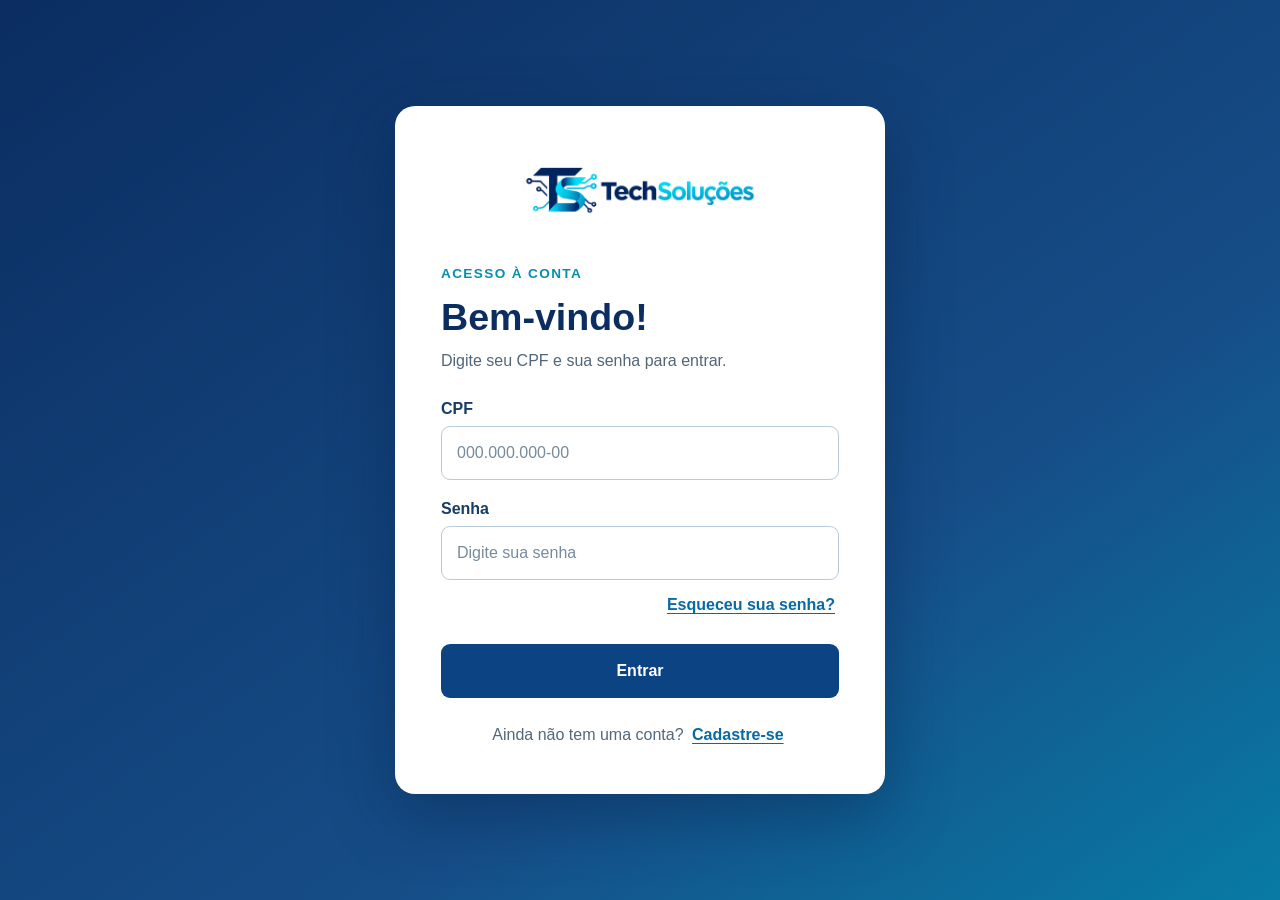
<file: Techsoluções/index.html>
<!doctype html>
<html lang="pt-BR">
<head>
  <meta charset="utf-8">
  <meta name="viewport" content="width=device-width, initial-scale=1">
  <meta name="theme-color" content="#0c3164">
  <title>TechSoluções</title>
  <link rel="stylesheet" href="css/style.css">
</head>
<body>
  <main class="layout">
    <section class="access" aria-label="Acesso à conta">
      <div class="card">
        <img class="brand" src="imagens/logo.png" alt="TechSoluções">
        <section id="login" class="screen">
          <span class="step">ACESSO À CONTA</span>
          <h2>Bem-vindo!</h2>
          <p class="description">Digite seu CPF e sua senha para entrar.</p>
          <div class="form-fields" id="login-form">
            <label for="login-cpf">CPF</label>
            <input id="login-cpf" name="cpf" type="text" inputmode="numeric" autocomplete="username" placeholder="000.000.000-00" maxlength="14" required>
            <label for="login-password">Senha</label>
            <input id="login-password" name="password" type="password" autocomplete="current-password" placeholder="Digite sua senha" required>
            <a class="text-link forgot" href="#recover">Esqueceu sua senha?</a>
            <a class="primary button-link" href="home.html">Entrar</a>
          </div>
          <p class="switch">Ainda não tem uma conta? <a class="text-link" href="#register">Cadastre-se</a></p>
        </section>
        <section id="register" class="screen">
          <span class="step">CRIAR CONTA</span>
          <h2>Faça seu cadastro</h2>
          <p class="description">Preencha seus dados para criar uma conta.</p>
          <div class="form-fields" id="register-form">
            <label for="register-name">Nome completo</label>
            <input id="register-name" name="name" autocomplete="name" placeholder="Seu nome completo" required minlength="2">
            <label for="register-cpf">CPF</label>
            <input id="register-cpf" name="cpf" inputmode="numeric" autocomplete="username" placeholder="000.000.000-00" maxlength="14" required>
            <label for="register-password">Senha</label>
            <input id="register-password" name="password" type="password" autocomplete="new-password" placeholder="Pelo menos 6 caracteres" minlength="6" required>
            <label for="register-confirm">Confirmar senha</label>
            <input id="register-confirm" name="confirm" type="password" autocomplete="new-password" placeholder="Digite a senha novamente" required>
            <a class="primary button-link" href="#registered">Cadastrar</a>
          </div>
          <p class="switch">Já tem uma conta? <a class="text-link" href="#login">Voltar ao login</a></p>
        </section>
        <section id="registered" class="screen">
          <span class="step">DEMONSTRAÇÃO DO CADASTRO</span>
          <div class="success-icon" aria-hidden="true">✓</div>
          <h2>Cadastro apresentado!</h2>
          <p class="description">Guarde este código de 4 dígitos. Use-o para avançar pela recuperação de senha nesta demonstração.</p>
          <div class="code-box"><span>SEU CÓDIGO DE RECUPERAÇÃO</span><strong id="recovery-code">4827</strong></div>
          <p class="note">Anote o código em um lugar seguro. Use este código na tela de recuperação desta demonstração.</p>
          <a class="primary button-link" href="#login">Ir para o login</a>
        </section>
        <section id="recover" class="screen">
          <span class="step">RECUPERAR SENHA · ETAPA 1 DE 2</span>
          <h2>Esqueceu sua senha?</h2>
          <p class="description">Informe seu CPF e o código de 4 dígitos mostrado no cadastro. Nesta demonstração, o código é 4827.</p>
          <div class="form-fields" id="recover-form">
            <label for="recover-cpf">CPF</label>
            <input id="recover-cpf" name="cpf" inputmode="numeric" autocomplete="username" placeholder="000.000.000-00" maxlength="14" required>
            <label for="recover-code">Código de recuperação</label>
            <input id="recover-code" name="code" inputmode="numeric"  maxlength="4" placeholder="4 dígitos" required>
            <a class="primary button-link" href="#reset">Continuar</a>
          </div>
          <p class="switch"><a class="text-link" href="#login">Voltar ao login</a></p>
        </section>
        <section id="reset" class="screen">
          <span class="step">RECUPERAR SENHA · ETAPA 2 DE 2</span>
          <h2>Crie uma nova senha</h2>
          <p class="description">Digite e confirme a senha que deseja usar.</p>
          <div class="form-fields" id="reset-form">
            <label for="reset-password">Nova senha</label>
            <input id="reset-password" name="password" type="password" autocomplete="new-password" placeholder="Pelo menos 6 caracteres" minlength="6" required>
            <label for="reset-confirm">Confirmar nova senha</label>
            <input id="reset-confirm" name="confirm" type="password" autocomplete="new-password" placeholder="Digite a nova senha novamente" required>
            <a class="primary button-link" href="#login">Voltar ao login</a>
          </div>
          <p class="switch"><a class="text-link" href="#recover">Voltar</a></p>
        </section>
      </div>

    </section>
  </main>
</body>
</html>
</file>
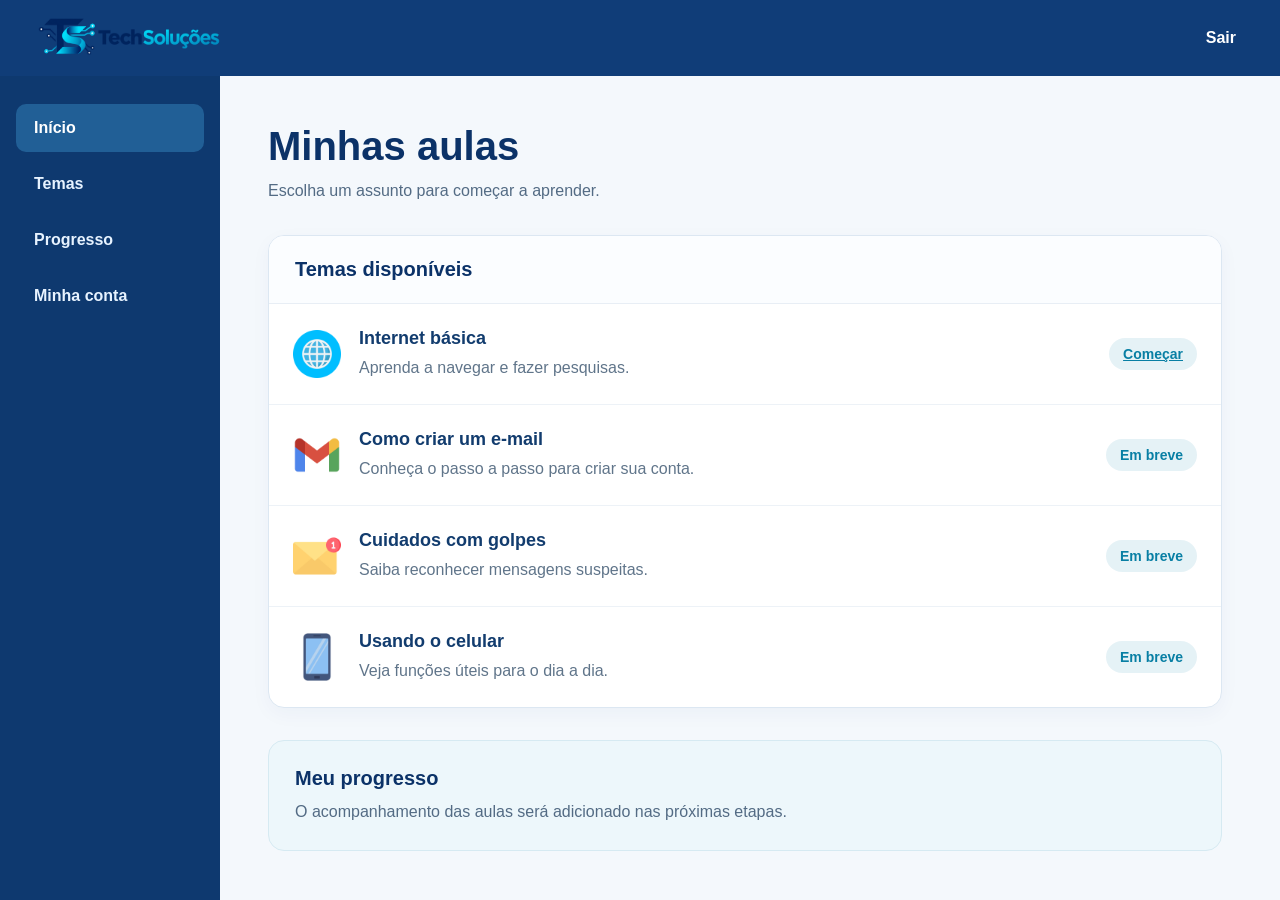
<file: Techsoluções/home.html>
<!doctype html>
<html lang="pt-BR">
<head>
  <meta charset="utf-8">
  <meta name="viewport" content="width=device-width, initial-scale=1">
  <title>Início • TechSoluções</title>
  <link rel="stylesheet" href="css/home.css">
</head>
<body>
  <header class="topbar">
    <a class="logo-link" href="home.html">
        <img src="imagens/logo.png" alt="TechSoluções">
    </a>
    <a class="sair" href="index.html#login">Sair</a>
  </header>

  <div class="pagina">
    <nav class="menu">
      <a class="selecionado" href="#inicio">Início</a>
      <a href="temas.html">Temas</a>
      <a href="#progresso">Progresso</a>
      <a href="index.html#login">Minha conta</a>
    </nav>

    <main class="conteudo" id="inicio">
      <h1>Minhas aulas</h1>
      <p class="subtitulo">Escolha um assunto para começar a aprender.</p>

      <section class="lista-aulas" id="temas">
        <h2>Temas disponíveis</h2>

        <div class="aula">
          <div>
            <img class="icone-aula" src="imagens/globe.png" alt="">
            <span>
              <h3>Internet básica</h3>
              <p>Aprenda a navegar e fazer pesquisas.</p>
            </span>
          </div>
          <a class="botao-aulas" href="internet.html">Começar</a>
        </div>

        <div class="aula">
          <div>
            <img class="icone-aula" src="imagens/communication.png" alt="">
            <span>
              <h3>Como criar um e-mail</h3>
              <p>Conheça o passo a passo para criar sua conta.</p>
            </span>
          </div>
          <button type="button" class="botao-aulas">Em breve</button>
        </div>

        <div class="aula">
          <div>
            <img class="icone-aula" src="imagens/new-email.png" alt="">
            <span>
              <h3>Cuidados com golpes</h3>
              <p>Saiba reconhecer mensagens suspeitas.</p>
            </span>
          </div>
          <button type="button" class="botao-aulas">Em breve</button>
        </div>

        <div class="aula">
          <div>
            <img class="icone-aula" src="imagens/mobile-phone.png" alt="">
            <span>
              <h3>Usando o celular</h3>
              <p>Veja funções úteis para o dia a dia.</p>
            </span>
          </div>
          <button type="button" class="botao-aulas">Em breve</button>
        </div>
      </section>

      <section class="progresso" id="progresso">
        <h2>Meu progresso</h2>
        <p>O acompanhamento das aulas será adicionado nas próximas etapas.</p>
      </section>
    </main>
  </div>
</body>
</html>
</file>
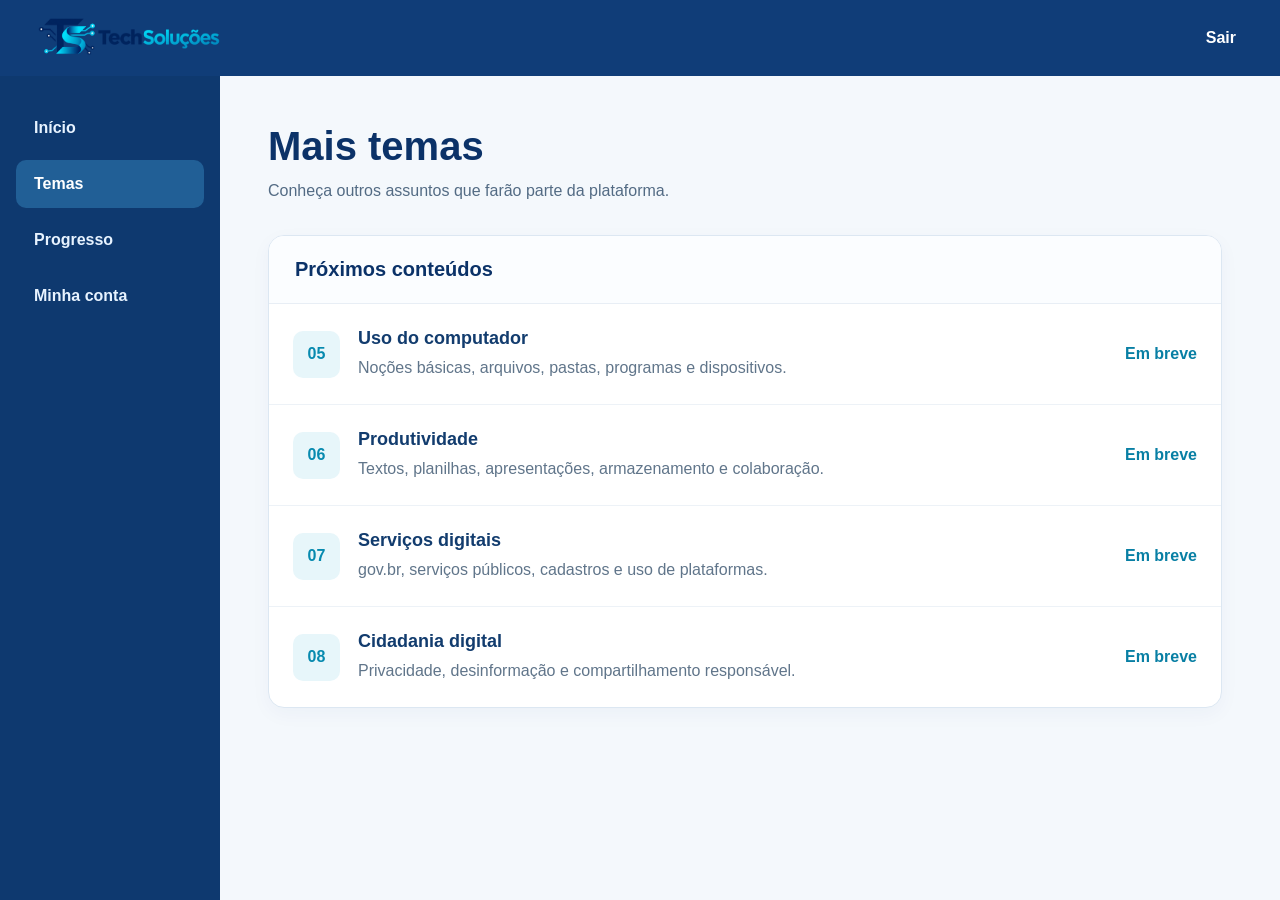
<file: Techsoluções/temas.html>
<!doctype html>
<html lang="pt-BR">
<head>
  <meta charset="utf-8">
  <meta name="viewport" content="width=device-width, initial-scale=1">
  <title>Temas • TechSoluções</title>
  <link rel="stylesheet" href="css/home.css">
</head>
<body>
  <header class="topbar">
    <a class="logo-link" href="home.html">
      <img src="imagens/logo.png" alt="TechSoluções">
    </a>
    <a class="sair" href="index.html#login">Sair</a>
  </header>

  <div class="pagina">
    <nav class="menu">
      <a href="home.html">Início</a>
      <a class="selecionado" href="temas.html">Temas</a>
      <a href="home.html#progresso">Progresso</a>
      <a href="index.html#login">Minha conta</a>
    </nav>

    <main class="conteudo">
      <h1>Mais temas</h1>
      <p class="subtitulo">Conheça outros assuntos que farão parte da plataforma.</p>

      <section class="lista-aulas">
        <h2>Próximos conteúdos</h2>

        <div class="aula">
          <div>
            <strong>05</strong>
            <span>
              <h3>Uso do computador</h3>
              <p>Noções básicas, arquivos, pastas, programas e dispositivos.</p>
            </span>
          </div>
          <b>Em breve</b>
        </div>

        <div class="aula">
          <div>
            <strong>06</strong>
            <span>
              <h3>Produtividade</h3>
              <p>Textos, planilhas, apresentações, armazenamento e colaboração.</p>
            </span>
          </div>
          <b>Em breve</b>
        </div>

        <div class="aula">
          <div>
            <strong>07</strong>
            <span>
              <h3>Serviços digitais</h3>
              <p>gov.br, serviços públicos, cadastros e uso de plataformas.</p>
            </span>
          </div>
          <b>Em breve</b>
        </div>

        <div class="aula">
          <div>
            <strong>08</strong>
            <span>
              <h3>Cidadania digital</h3>
              <p>Privacidade, desinformação e compartilhamento responsável.</p>
            </span>
          </div>
          <b>Em breve</b>
        </div>
      </section>
    </main>
  </div>
</body>
</html>
</file>
<file: Techsoluções/css/style.css>
:root {
    font-family: Arial,Helvetica,sans-serif;
    color: #153456;
    background: #0b2d61;
    font-size: 16px;
}

* {
    box-sizing: border-box;
}

html {
    min-height: 100%;
}

body {
    margin: 0;
    min-height: 100vh;
}

button,input {
    font: inherit;
}

.layout {
    min-height: 100vh;
    display: grid;
    place-items: center;
    background: linear-gradient(145deg,#0b2d61 0%,#164d87 65%,#087ba5 100%);
    padding: 36px 20px;
}

.access {
    width: 100%;
    display: grid;
    place-items: center;
}

.card {
    width: min(100%,490px);
    padding: clamp(28px,4vw,46px);
    background: white;
    border-radius: 20px;
    box-shadow: 0 22px 65px #041e4366;
}

.brand {
    display: block;
    width: min(100%,240px);
    height: auto;
    margin: 0 auto 32px;
}

.screen {
    display: none;
}

.screen:target {
    display: block;
}

body:not(:has(.screen:target)) #login {
    display: block;
}

.step {
    font-size: .85rem;
    letter-spacing: .1em;
    font-weight: 800;
    color: #078dae;
}

.screen h2 {
    font-size: clamp(1.85rem,3vw,2.35rem);
    line-height: 1.15;
    margin: 14px 0 10px;
    color: #0b2d61;
}

.description {
    font-size: 1rem;
    line-height: 1.5;
    color: #51667b;
    margin: 0 0 27px;
}

.form-fields {
    display: flex;
    flex-direction: column;
}

label {
    font-weight: 700;
    margin: 0 0 8px;
    color: #163d65;
}

input {
    height: 54px;
    border: 1.5px solid #b8cadb;
    border-radius: 9px;
    padding: 0 15px;
    margin-bottom: 20px;
    outline: none;
    background: #fff;
    color: #183553;
    width: 100%;
}

input::placeholder {
    color: #778b9e;
}

input:focus-visible,a:focus-visible {
    outline: 3px solid #3dbbd0;
    outline-offset: 2px;
}

.primary {
    width: 100%;
    min-height: 54px;
    border: 0;
    border-radius: 9px;
    color: white;
    background: #0c4382;
    font-weight: 700;
    cursor: pointer;
    margin-top: 8px;
}

.primary:hover {
    background: #0a3263;
}

.button-link {
    display: flex;
    align-items: center;
    justify-content: center;
    text-decoration: none;
}

.text-link {
    color: #086aa3;
    font-weight: 700;
    cursor: pointer;
    padding: 4px;
    text-decoration: underline;
    text-underline-offset: 3px;
}

.forgot {
    align-self: flex-end;
    margin: -8px 0 18px;
}

.switch {
    text-align: center;
    line-height: 1.55;
    color: #52677a;
    margin: 25px 0 0;
}

.success-icon {
    display: grid;
    place-items: center;
    border-radius: 50%;
    width: 52px;
    height: 52px;
    background: #d9f4ec;
    color: #146d4b;
    font-size: 1.8rem;
    font-weight: bold;
    margin-top: 22px;
}

.code-box {
    text-align: center;
    background: #edf8fd;
    border: 1px solid #bae3f1;
    border-radius: 12px;
    padding: 23px 15px;
    margin: 20px 0;
}

.code-box span {
    display: block;
    font-size: .8rem;
    letter-spacing: .08em;
    font-weight: 700;
    color: #38617f;
}

.code-box strong {
    display: block;
    font-size: 2.8rem;
    letter-spacing: .18em;
    color: #0b386e;
    margin-top: 10px;
}

.note {
    color: #52677a;
    line-height: 1.5;
}

@media(max-width:500px) {
    .layout {
        padding: 18px 14px;
    }
    .card {
        padding: 28px 22px;
        border-radius: 16px;
    }
    .brand {
        width: 210px;
        margin-bottom: 25px;
    }
}

@media(max-width:360px) {
    .card {
        padding: 24px 17px;
    }
}
</file>
<file: Techsoluções/css/home.css>
* {
    box-sizing: border-box;
}

html {
    scroll-behavior: smooth;
}

body {
    margin: 0;
    font-family: Arial, Helvetica, sans-serif;
    font-size: 16px;
    color: #153456;
    background: #f4f8fc;
}

.topbar {
    height: 76px;
    padding: 0 34px;
    display: flex;
    align-items: center;
    justify-content: space-between;
    background: #103d78;
}

.logo-link {
    display: inline-flex;
    align-items: center;
    text-decoration: none;
}

.logo-link img {
    display: block;
    width: 190px;
    height: auto;
}

.sair {
    padding: 10px;
    color: white;
    font-weight: bold;
    text-decoration: none;
}

.pagina {
    display: grid;
    grid-template-columns: 220px minmax(0, 1fr);
    min-height: calc(100vh - 76px);
}

.menu {
    display: flex;
    flex-direction: column;
    gap: 8px;
    padding: 28px 16px;
    background: #0e396f;
}

.menu a {
    padding: 15px 18px;
    border-radius: 9px;
    color: #e7f3ff;
    font-weight: bold;
    text-decoration: none;
}

.menu a:hover,
.menu a.selecionado {
    color: white;
    background: #1d6099;
}

.conteudo {
    width: 100%;
    max-width: 1050px;
    padding: 48px;
}

.conteudo h1 {
    margin: 0 0 10px;
    color: #0b3268;
    font-size: 40px;
}

.subtitulo {
    margin: 0;
    color: #536b84;
    line-height: 1.5;
}

.lista-aulas {
    margin-top: 32px;
    overflow: hidden;
    border: 1px solid #dce7f2;
    border-radius: 14px;
    background: white;
}

.lista-aulas h2 {
    margin: 0;
    padding: 22px 26px;
    border-bottom: 1px solid #e8eef5;
    color: #0b3268;
    font-size: 20px;
}

.aula {
    display: flex;
    align-items: center;
    justify-content: space-between;
    gap: 20px;
    padding: 22px 26px;
    border-bottom: 1px solid #e8eef5;
}

.aula:last-child {
    border-bottom: none;
}

.aula > div {
    display: flex;
    align-items: center;
    gap: 18px;
}

.aula strong {
    display: grid;
    place-items: center;
    width: 47px;
    height: 47px;
    flex-shrink: 0;
    border-radius: 10px;
    color: #078aaf;
    background: #e7f6fa;
}

.aula h3 {
    margin: 0 0 5px;
    color: #123c6e;
    font-size: 18px;
}

.aula p {
    margin: 0;
    color: #60758a;
    line-height: 1.4;
}

.aula > b {
    color: #087fa4;
    white-space: nowrap;
}

.progresso {
    margin-top: 32px;
    padding: 26px;
    border-radius: 14px;
    background: #e7f5f9;
}

.progresso h2 {
    margin: 0 0 10px;
    color: #0b3268;
    font-size: 20px;
}

.progresso p {
    margin: 0;
    color: #536b84;
    line-height: 1.5;
}

a:focus-visible {
    outline: 3px solid #18c9e5;
    outline-offset: 3px;
}

@media (max-width: 720px) {
    .topbar {
        padding: 0 18px;
    }

    .logo-link img {
        width: 155px;
    }

    .pagina {
        display: block;
    }

    .menu {
        flex-direction: row;
        gap: 2px;
        padding: 12px;
        overflow-x: auto;
    }

    .menu a {
        padding: 12px 14px;
        white-space: nowrap;
    }

    .conteudo {
        padding: 25px 17px;
    }

    .conteudo h1 {
        font-size: 32px;
    }

    .lista-aulas h2,
    .aula {
        padding: 18px;
    }
}

@media (max-width: 460px) {
    .aula {
        align-items: flex-start;
        flex-direction: column;
        gap: 12px;
    }
}

.icone-aula {
    display: block;
    width: 48px;
    height: 48px;
    object-fit: contain;
    flex-shrink: 0;
}

.botao-aulas {
    padding: 8px 14px;
    border: none;
    border-radius: 20px;
    background: rgba(8, 127, 164, 0.10);
    color: #087fa4;
    font-family: inherit;
    font-size: 14px;
    font-weight: 700;
    white-space: nowrap;
    flex-shrink: 0;
    transition: transform 0.2s ease, background-color 0.2s ease;
}

.botao-aulas:hover {
    transform: scale(1.05);
    background-color: rgba(8, 127, 164, 0.22);
}

.lista-aulas {
    border: 1px solid #dce7f2;
    border-radius: 16px;
    background: #ffffff;
    box-shadow: 0 6px 20px rgba(16, 61, 120, 0.04);
}

.lista-aulas h2 {
    background: #fbfdff;
    border-bottom: 1px solid #e8eef5;
}

.aula {
    padding: 24px;
    border-bottom: 1px solid #edf2f7;
}

.aula:last-child {
    border-bottom: none;
}

.aula h3 {
    margin-bottom: 7px;
    color: #123c6e;
    font-weight: 750;
}

.aula p {
    color: #60758a;
    line-height: 1.5;
}

.icone-aula {
    display: block;
    width: 48px;
    height: 48px;
    object-fit: contain;
    flex-shrink: 0;
}

.progresso {
    border: 1px solid #d6eaf2;
    border-radius: 16px;
    background: #edf7fb;
}

.menu a {
    border-radius: 10px;
}

.menu a.selecionado {
    background: #215f96;
}

@media (max-width: 720px) {
    .aula {
        padding: 18px;
    }
}
</file>
